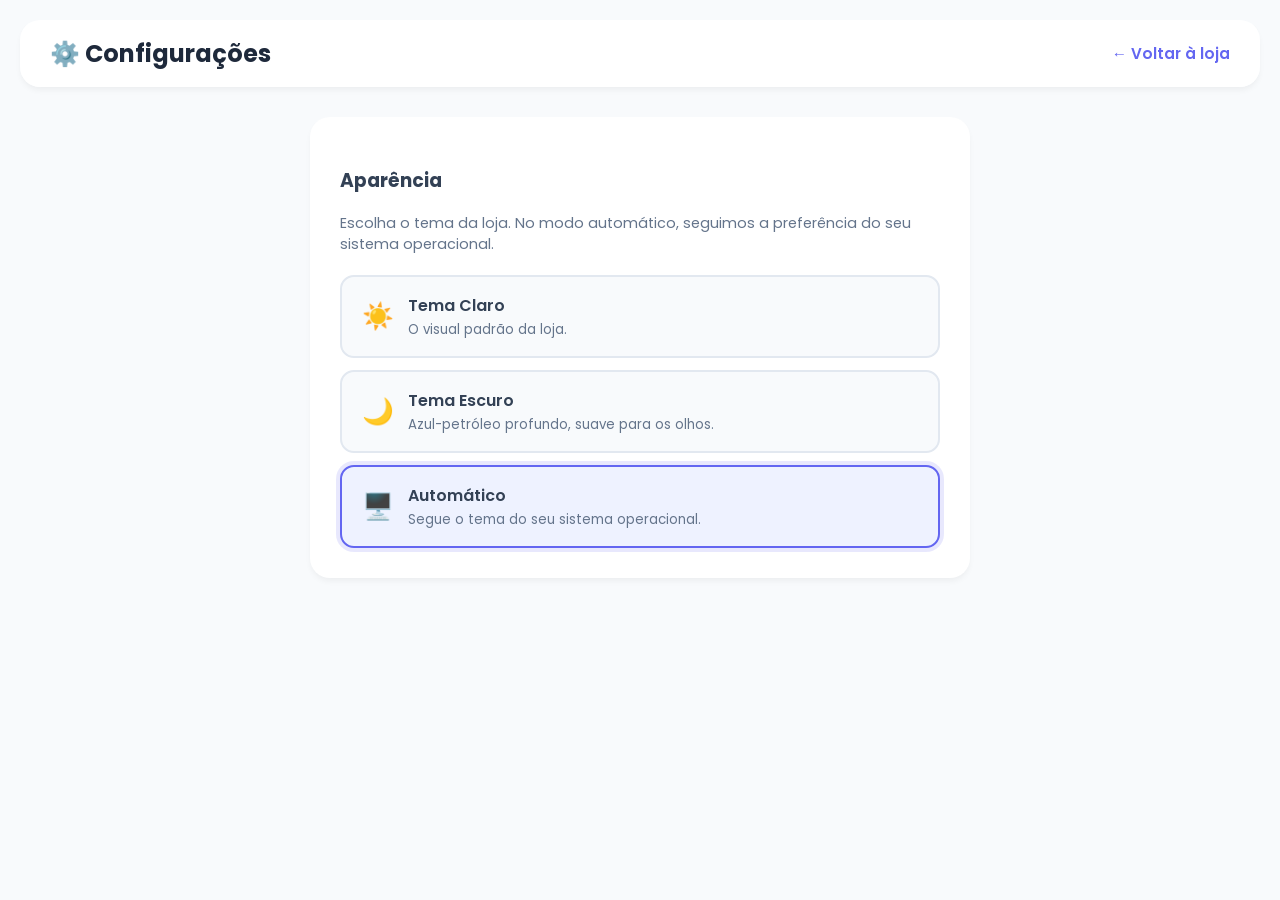
<file: frontend/configuracoes.html>
<!doctype html>
<html lang="pt-BR">
  <head>
    <meta charset="UTF-8" />
    <meta name="viewport" content="width=device-width, initial-scale=1.0" />
    <title>Configurações - MiniPassos</title>
    <script>
      (function () {
        var tema = localStorage.getItem("tema");
        if (tema !== "claro" && tema !== "escuro") {
          tema = window.matchMedia("(prefers-color-scheme: dark)").matches
            ? "escuro"
            : "claro";
        }
        document.documentElement.setAttribute("data-theme", tema);
      })();
    </script>
    <link
      href="https://fonts.googleapis.com/css2?family=Poppins:wght@300;400;500;600;700&display=swap"
      rel="stylesheet"
    />
    <link rel="stylesheet" href="./src/css/style.css" />
  </head>
  <body>
    <div class="header-loja">
      <h2>⚙️ Configurações</h2>
      <a class="link-voltar" href="index.html">← Voltar à loja</a>
    </div>

    <div class="form-container">
      <h3>Aparência</h3>
      <p class="config-descricao">
        Escolha o tema da loja. No modo automático, seguimos a preferência do
        seu sistema operacional.
      </p>

      <div class="config-opcoes" id="opcoes-tema">
        <button type="button" class="config-opcao" data-tema="claro">
          <span class="config-opcao-icone">☀️</span>
          <span>
            Tema Claro
            <small>O visual padrão da loja.</small>
          </span>
        </button>
        <button type="button" class="config-opcao" data-tema="escuro">
          <span class="config-opcao-icone">🌙</span>
          <span>
            Tema Escuro
            <small>Azul-petróleo profundo, suave para os olhos.</small>
          </span>
        </button>
        <button type="button" class="config-opcao" data-tema="auto">
          <span class="config-opcao-icone">🖥️</span>
          <span>
            Automático
            <small>Segue o tema do seu sistema operacional.</small>
          </span>
        </button>
      </div>

      <p class="config-aviso" id="aviso-tema" style="display: none">
        ✅ Preferência salva!
      </p>
    </div>

    <script src="./src/js/theme.js"></script>
  </body>
</html>
</file>
<file: frontend/src/css/style.css>
@import url("https://fonts.googleapis.com/css2?family=Poppins:wght@300;400;500;600;700&display=swap");

/* ── TEMA ── */
:root {
  color-scheme: light;

  /* Fundos e superfícies */
  --cor-fundo: #f8fafc;
  --cor-fundo-alternativo: #f0f0f0;
  --cor-fundo-hero: #f2f0f1;
  --cor-card: #ffffff;
  --cor-card-alternativo: #f8fafc;
  --cor-header: rgba(255, 255, 255, 0.9);
  --cor-modal: #ffffff;
  --cor-toast: #1e293b;

  /* Textos */
  --cor-texto: #334155;
  --cor-texto-medio: #475569;
  --cor-texto-claro: #64748b;
  --cor-texto-clarissimo: #94a3b8;
  --cor-titulo: #1e293b;
  --cor-preco: #ff6b6b;

  /* Bordas */
  --cor-borda: #e2e8f0;
  --cor-borda-fraca: #f1f5f9;
  --cor-borda-media: #cccccc;

  /* Acento (índigo) */
  --cor-acento: #6366f1;
  --cor-acento-hover: #4f46e5;
  --cor-acento-sobre: #ffffff;
  --cor-acento-suave: #eef2ff;

  /* Verde */
  --cor-verde: #10b981;
  --cor-verde-hover: #059669;

  /* Vermelho */
  --cor-vermelho: #ef4444;
  --cor-vermelho-forte: #ef4444;
  --cor-vermelho-forte-hover: #dc2626;
  --cor-vermelho-suave: #fee2e2;
  --cor-vermelho-suave-hover: #fecaca;

  /* Hero */
  --cor-hero-titulo: #000000;
  --cor-hero-texto: #666666;
  --cor-hero-botao-fundo: #000000;
  --cor-hero-botao-texto: #ffffff;
  --cor-hero-botao-hover: #333333;

  /* Etiqueta de estilo sobre a foto */
  --cor-estilo-nome-fundo: rgba(255, 255, 255, 0.9);
  --cor-estilo-nome-texto: #000000;
}

[data-theme="escuro"] {
  color-scheme: dark;

  /* Fundos e superfícies */
  --cor-fundo: #0f172a;
  --cor-fundo-alternativo: #1e293b;
  --cor-fundo-hero: #1e293b;
  --cor-card: #1e293b;
  --cor-card-alternativo: #0f172a;
  --cor-header: rgba(15, 23, 42, 0.9);
  --cor-modal: #1e293b;
  --cor-toast: #334155;

  /* Textos */
  --cor-texto: #cbd5e1;
  --cor-texto-medio: #cbd5e1;
  --cor-texto-claro: #94a3b8;
  --cor-texto-clarissimo: #64748b;
  --cor-titulo: #f1f5f9;
  --cor-preco: #ff8787;

  /* Bordas */
  --cor-borda: #334155;
  --cor-borda-fraca: #243046;
  --cor-borda-media: #334155;

  /* Acento (índigo) */
  --cor-acento: #818cf8;
  --cor-acento-hover: #6366f1;
  --cor-acento-sobre: #0f172a;
  --cor-acento-suave: rgba(99, 102, 241, 0.2);

  /* Verde */
  --cor-verde: #10b981;
  --cor-verde-hover: #059669;

  /* Vermelho */
  --cor-vermelho: #f87171;
  --cor-vermelho-forte: #ef4444;
  --cor-vermelho-forte-hover: #ef4444;
  --cor-vermelho-suave: rgba(239, 68, 68, 0.18);
  --cor-vermelho-suave-hover: rgba(239, 68, 68, 0.3);

  /* Hero */
  --cor-hero-titulo: #f8fafc;
  --cor-hero-texto: #94a3b8;
  --cor-hero-botao-fundo: #f8fafc;
  --cor-hero-botao-texto: #0f172a;
  --cor-hero-botao-hover: #cbd5e1;

  /* Etiqueta de estilo sobre a foto */
  --cor-estilo-nome-fundo: rgba(15, 23, 42, 0.85);
  --cor-estilo-nome-texto: #f8fafc;
}

body {
  font-family: "Poppins", sans-serif;
  background-color: var(--cor-fundo);
  color: var(--cor-texto);
  padding: 20px;
  margin: 0;
}

h1 {
  color: var(--cor-titulo);
  text-align: center;
  font-size: 2.8rem;
  font-weight: 700;
  letter-spacing: -1px;
  margin-bottom: 40px;
}

#vitrine-produtos {
  display: grid;
  grid-template-columns: repeat(auto-fit, minmax(300px, 1fr));
  gap: 30px;
  max-width: 1200px;
  margin: 0 auto;
}

.card-produto {
  background: var(--cor-card);
  padding: 25px;
  border-radius: 24px;
  box-shadow:
    0 4px 6px -1px rgba(0, 0, 0, 0.05),
    0 2px 4px -1px rgba(0, 0, 0, 0.03);
  transition: all 0.4s cubic-bezier(0.4, 0, 0.2, 1);
  max-width: 350px;
  margin: 0 auto;
  border: 1px solid transparent;
}

.card-produto:hover {
  transform: translateY(-10px);
  box-shadow:
    0 20px 25px -5px rgba(0, 0, 0, 0.1),
    0 10px 10px -5px rgba(0, 0, 0, 0.04);
  border-color: var(--cor-borda);
}

.card-produto h3 {
  color: var(--cor-titulo);
  margin-top: 5px;
  font-size: 1.3rem;
  font-weight: 600;
}

.badge-idade {
  background-color: var(--cor-acento-suave);
  color: var(--cor-acento-hover);
  padding: 6px 14px;
  border-radius: 20px;
  font-size: 0.8rem;
  font-weight: 600;
  text-transform: uppercase;
  letter-spacing: 0.5px;
  display: inline-block;
  margin-bottom: 15px;
}

.btn-comprar {
  background-color: var(--cor-verde);
  color: white;
  border: none;
  padding: 14px;
  width: 100%;
  margin-top: 15px;
  border-radius: 9999px;
  font-size: 16px;
  font-weight: 600;
  cursor: pointer;
  transition: all 0.3s ease;
  box-shadow: 0 4px 14px rgba(16, 185, 129, 0.3);
}

.btn-comprar:hover {
  background-color: var(--cor-verde-hover);
  transform: translateY(-2px);
  box-shadow: 0 6px 20px rgba(16, 185, 129, 0.4);
}

.btn-comprar:active {
  transform: scale(0.97);
}

.header-loja {
  display: flex;
  justify-content: space-between;
  align-items: center;
  background-color: var(--cor-header);
  -webkit-backdrop-filter: blur(10px);
  backdrop-filter: blur(10px);
  padding: 16px 30px;
  box-shadow: 0 4px 6px -1px rgba(0, 0, 0, 0.05);
  margin-bottom: 30px;
  border-radius: 20px;
  position: sticky;
  top: 10px;
  z-index: 100;
  gap: 20px;
  transition: padding 0.3s ease;
}

.header-loja h2 {
  margin: 0;
  color: var(--cor-titulo);
  font-weight: 700;
  white-space: nowrap;
}

.header-busca-central {
  flex: 1;
  max-width: 480px;
  min-width: 0;
  overflow: hidden;
  transition: max-width 0.35s ease, opacity 0.25s ease, margin 0.35s ease;
}

.header-busca-central input {
  width: 100%;
  padding: 12px 22px;
  font-size: 15px;
  font-family: "Poppins", sans-serif;
  border: 2px solid var(--cor-borda);
  border-radius: 9999px;
  outline: none;
  transition: all 0.3s ease;
  color: var(--cor-texto);
  background-color: var(--cor-fundo);
  box-sizing: border-box;
}

.header-busca-central input:focus {
  border-color: var(--cor-acento);
  background-color: var(--cor-card);
  box-shadow:
    0 0 0 4px rgba(99, 102, 241, 0.14),
    0 4px 14px rgba(99, 102, 241, 0.12);
}

/* ── HEADER COMPACTO AO ROLAR ──
   Ao descer a página, a barra de busca recolhe suavemente
   e sobra só o logotipo + ícones (para não sobrepor o conteúdo). */
.header-loja.compacta {
  padding: 8px 24px;
}

.header-loja.compacta .header-busca-central {
  flex: 0 0 0;
  max-width: 0;
  opacity: 0;
  margin: 0 -10px; /* cancela um dos espaçamentos de 20px do flex */
}

.container-pesquisa-mobile {
  display: none;
}

.carrinho-icone {
  font-size: 26px;
  position: relative;
  cursor: pointer;
  transition: transform 0.2s ease;
  white-space: nowrap;
}

.carrinho-icone:hover {
  transform: scale(1.1);
}

#contador-carrinho {
  background-color: var(--cor-vermelho-forte);
  color: white;
  font-size: 12px;
  font-weight: 800;
  padding: 4px 8px;
  border-radius: 50%;
  position: absolute;
  top: -8px;
  right: -12px;
  box-shadow: 0 2px 5px rgba(239, 68, 68, 0.4);
}

.container-pesquisa {
  display: none;
}

#campo-pesquisa {
  width: 100%;
  max-width: 500px;
  padding: 16px 25px;
  font-size: 16px;
  font-family: "Poppins", sans-serif;
  border: 2px solid var(--cor-borda);
  border-radius: 9999px;
  outline: none;
  transition: all 0.3s ease;
  color: var(--cor-texto);
  background-color: var(--cor-card);
}

#campo-pesquisa:focus {
  border-color: var(--cor-acento);
  box-shadow: 0 0 0 4px rgba(99, 102, 241, 0.1);
}

.modal-escondido {
  display: none;
}

.modal-visivel {
  display: flex;
  position: fixed;
  z-index: 1000;
  left: 0;
  top: 0;
  width: 100%;
  height: 100%;
  background-color: rgba(15, 23, 42, 0.6);
  -webkit-backdrop-filter: blur(4px);
  backdrop-filter: blur(4px);
  justify-content: center;
  align-items: center;
}

.modal-conteudo {
  background-color: var(--cor-modal);
  padding: 40px;
  border-radius: 24px;
  width: 90%;
  max-width: 450px;
  position: relative;
  box-shadow: 0 25px 50px -12px rgba(0, 0, 0, 0.25);
  animation: modalAparecer 0.3s ease-out;
}

@keyframes modalAparecer {
  from {
    opacity: 0;
    transform: translateY(20px) scale(0.95);
  }
  to {
    opacity: 1;
    transform: translateY(0) scale(1);
  }
}

.fechar-modal {
  position: absolute;
  top: 20px;
  right: 25px;
  font-size: 32px;
  cursor: pointer;
  color: var(--cor-texto-clarissimo);
  line-height: 1;
}

.fechar-modal:hover {
  color: var(--cor-vermelho);
}

.item-carrinho {
  display: flex;
  justify-content: space-between;
  align-items: center;
  padding: 15px 0;
  border-bottom: 1px solid var(--cor-borda-fraca);
  color: var(--cor-texto-medio);
  font-weight: 500;
}

.btn-remover {
  background-color: var(--cor-vermelho-suave);
  color: var(--cor-vermelho);
  border: none;
  padding: 8px 14px;
  border-radius: 8px;
  cursor: pointer;
  font-size: 13px;
  font-weight: 600;
  transition: background 0.2s;
}

.btn-remover:hover {
  background-color: var(--cor-vermelho-suave-hover);
}

.btn-finalizar {
  background-color: var(--cor-verde);
  color: white;
  border: none;
  padding: 16px;
  width: 100%;
  margin-top: 25px;
  border-radius: 12px;
  font-size: 16px;
  font-weight: 700;
  cursor: pointer;
  box-shadow: 0 4px 14px rgba(16, 185, 129, 0.3);
  transition: all 0.2s ease;
}

.btn-finalizar:hover {
  background-color: var(--cor-verde-hover);
  transform: translateY(-2px);
}
#toast {
  position: fixed;
  bottom: 30px;
  right: 30px;
  background-color: var(--cor-toast);
  color: white;
  padding: 16px 24px;
  border-radius: 12px;
  font-weight: 500;
  box-shadow: 0 10px 15px -3px rgba(0, 0, 0, 0.1);
  z-index: 9999;
  transition:
    transform 0.4s cubic-bezier(0.68, -0.55, 0.265, 1.55),
    opacity 0.4s ease;
}

.toast-escondido {
  opacity: 0;
  transform: translateY(150%);
  pointer-events: none;
}
.toast-visivel {
  opacity: 1;
  transform: translateY(0);
}
.descricao-produto {
  display: -webkit-box;
  -webkit-line-clamp: 3;
  line-clamp: 3;
  -webkit-box-orient: vertical;
  overflow: hidden;
  margin-bottom: 5px;
  color: var(--cor-texto-claro);
  font-size: 0.95rem;
  line-height: 1.5;
}

.descricao-produto.expandida {
  -webkit-line-clamp: unset;
  line-clamp: unset;
}

.btn-ver-mais {
  color: var(--cor-acento);
  cursor: pointer;
  font-size: 14px;
  font-weight: 600;
  display: inline-block;
  margin-bottom: 15px;
}

.btn-ver-mais:hover {
  text-decoration: underline;
}
.form-container,
.container-estoque {
  background: var(--cor-card);
  padding: 30px;
  border-radius: 20px;
  box-shadow: 0 4px 6px -1px rgba(0, 0, 0, 0.05);
  max-width: 600px;
  margin: 0 auto 40px;
}

.input-form,
.campo-descricao {
  width: 100%;
  padding: 14px;
  margin-bottom: 20px;
  border: 1px solid var(--cor-borda);
  border-radius: 10px;
  font-family: "Poppins", sans-serif;
  box-sizing: border-box;
}

.input-form:focus,
.campo-descricao:focus {
  border-color: var(--cor-acento);
  outline: none;
}

.btn-salvar {
  background: var(--cor-acento);
  color: var(--cor-acento-sobre);
  border: none;
  padding: 16px;
  width: 100%;
  cursor: pointer;
  border-radius: 10px;
  font-weight: 700;
  font-size: 16px;
  transition: all 0.3s ease;
}

.btn-salvar:hover {
  background: var(--cor-acento-hover);
}

.btn-cancelar {
  background: var(--cor-borda-fraca);
  color: var(--cor-texto-claro);
  border: none;
  padding: 16px;
  width: 100%;
  cursor: pointer;
  border-radius: 10px;
  font-weight: 600;
  font-size: 15px;
  margin-bottom: 10px;
  transition: all 0.3s ease;
}

.btn-cancelar:hover {
  background: var(--cor-borda);
}

.admin-item-produto {
  display: flex;
  justify-content: space-between;
  align-items: center;
  background: var(--cor-fundo);
  padding: 15px 20px;
  margin-bottom: 15px;
  border-radius: 12px;
  border-left: 5px solid var(--cor-acento);
}

.admin-item-info {
  display: flex;
  align-items: center;
  gap: 15px;
}

.admin-item-info img {
  width: 65px;
  height: 65px;
  object-fit: cover;
  border-radius: 10px;
}

.admin-acoes {
  display: flex;
  gap: 8px;
}

.btn-editar-admin {
  background: var(--cor-acento);
  color: var(--cor-acento-sobre);
  border: none;
  padding: 10px 16px;
  border-radius: 8px;
  cursor: pointer;
  font-weight: 600;
  transition: background 0.3s;
}

.btn-editar-admin:hover {
  background: var(--cor-acento-hover);
}

.btn-excluir-admin {
  background: var(--cor-vermelho-forte);
  color: white;
  border: none;
  padding: 10px 16px;
  border-radius: 8px;
  cursor: pointer;
  font-weight: 600;
  transition: background 0.3s;
}

.btn-excluir-admin:hover {
  background: var(--cor-vermelho-forte-hover);
}

/* ── TAMANHOS ── */
.container-tamanhos {
  margin-top: 15px;
  margin-bottom: 15px;
}

.titulo-tamanho {
  font-size: 13px;
  font-weight: 600;
  color: var(--cor-texto-claro);
  margin-bottom: 8px;
  display: block;
}

.grupo-botoes-tamanho {
  display: flex;
  gap: 8px;
  flex-wrap: wrap;
}

.btn-tamanho {
  background-color: var(--cor-card-alternativo);
  border: 2px solid var(--cor-borda);
  border-radius: 8px;
  padding: 6px 12px;
  font-family: "Poppins", sans-serif;
  font-weight: 600;
  color: var(--cor-texto-medio);
  cursor: pointer;
  transition: all 0.2s ease;
}

.btn-tamanho:hover {
  border-color: var(--cor-texto-clarissimo);
}

.btn-tamanho.selecionado {
  background-color: var(--cor-acento);
  color: var(--cor-acento-sobre);
  border-color: var(--cor-acento);
  box-shadow: 0 4px 10px rgba(99, 102, 241, 0.3);
  transform: scale(1.05);
}

/* ── LOADER ── */
.loader-container {
  display: flex;
  flex-direction: column;
  align-items: center;
  justify-content: center;
  padding: 60px 0;
  width: 100%;
  grid-column: 1 / -1;
}

.spinner {
  width: 50px;
  height: 50px;
  border: 5px solid var(--cor-borda);
  border-top-color: var(--cor-acento);
  border-radius: 50%;
  animation: girar 1s linear infinite;
  margin-bottom: 15px;
}

.loader-texto {
  color: var(--cor-texto-claro);
  font-weight: 500;
  font-size: 16px;
  text-align: center;
}

@keyframes girar {
  to {
    transform: rotate(360deg);
  }
}

/* ── HERO ── */
.hero-banner {
  display: flex;
  align-items: center;
  justify-content: space-between;
  background-color: var(--cor-fundo-hero);
  padding: 60px 8%;
  gap: 40px;
}

.hero-conteudo {
  flex: 1;
  max-width: 600px;
}

.hero-titulo {
  font-size: 3.5rem;
  font-weight: 900;
  color: var(--cor-hero-titulo);
  line-height: 1;
  margin-bottom: 20px;
  letter-spacing: -2px;
  text-transform: uppercase;
  text-align: left;
}

.destaque-titulo {
  color: var(--cor-acento);
}

.hero-subtitulo {
  color: var(--cor-hero-texto);
  font-size: 1rem;
  margin-bottom: 30px;
  line-height: 1.5;
}

.hero-btn {
  background-color: var(--cor-hero-botao-fundo);
  color: var(--cor-hero-botao-texto);
  padding: 15px 45px;
  border-radius: 30px;
  font-size: 1.1rem;
  border: none;
  cursor: pointer;
  font-weight: 500;
  margin-bottom: 40px;
  transition: background 0.3s, box-shadow 0.3s, color 0.3s;
}

.hero-btn:hover {
  background-color: var(--cor-hero-botao-hover);
}

.hero-metricas {
  display: flex;
  gap: 30px;
}

.metrica-item {
  display: flex;
  flex-direction: column;
  border-right: 1px solid var(--cor-borda-media);
  padding-right: 30px;
}

.metrica-item:last-child {
  border-right: none;
}

.metrica-item strong {
  font-size: 2rem;
  font-weight: 800;
  color: var(--cor-hero-titulo);
}
.metrica-item span {
  color: var(--cor-hero-texto);
  font-size: 0.85rem;
}

.hero-imagem {
  flex: 1;
  display: flex;
  justify-content: center;
}

.hero-imagem img {
  width: 100%;
  max-width: 500px;
  border-radius: 20px;
  object-fit: cover;
}
.faixa-marcas {
  background-color: #000;
  padding: 35px 5%;
  display: flex;
  justify-content: space-between;
  align-items: center;
  flex-wrap: wrap;
  gap: 20px;
  margin-bottom: 50px;
}

.faixa-marcas span {
  color: #fff;
  font-size: 1.8rem;
  font-weight: bold;
  font-family: "Times New Roman", serif;
  opacity: 0.9;
  letter-spacing: 2px;
}
.estilo-container {
  background-color: var(--cor-fundo-alternativo);
  border-radius: 40px;
  padding: 60px 5%;
  max-width: 1200px;
  margin: 0 auto 60px auto;
}

.estilo-titulo {
  text-align: center;
  font-size: 3rem;
  font-weight: 900;
  color: var(--cor-hero-titulo);
  text-transform: uppercase;
  margin-bottom: 50px;
  letter-spacing: -1.5px;
}

.estilo-grid {
  display: grid;
  grid-template-columns: repeat(3, 1fr);
  grid-auto-rows: 320px;
  gap: 20px;
}

.estilo-card {
  position: relative;
  border-radius: 20px;
  overflow: hidden;
  background-color: var(--cor-card);
  cursor: pointer;
  width: 100%;
  height: 100%;
  margin: 0;
}

.estilo-card.pequeno {
  grid-column: span 1;
}
.estilo-card.grande {
  grid-column: span 2;
}

.estilo-nome {
  position: absolute;
  top: 20px;
  left: 20px;
  font-size: 1.4rem;
  font-weight: 700;
  color: var(--cor-estilo-nome-texto);
  z-index: 2;
  background: var(--cor-estilo-nome-fundo);
  padding: 8px 20px;
  border-radius: 8px;
  -webkit-backdrop-filter: blur(5px);
  backdrop-filter: blur(5px);
  box-shadow: 0 4px 10px rgba(0, 0, 0, 0.05);
}

.estilo-card img {
  width: 100%;
  height: 100%;
  object-fit: cover;
  position: absolute;
  top: 0;
  left: 0;
  transition: transform 0.5s ease;
}

.estilo-card:hover img {
  transform: scale(1.08);
}
@media (max-width: 900px) {
  .hero-banner {
    flex-direction: column;
    padding: 40px 5%;
    text-align: center;
  }
  .hero-titulo {
    font-size: 2.5rem;
    text-align: center;
  }
  .hero-metricas {
    justify-content: center;
    flex-wrap: wrap;
  }
  .header-busca-central {
    display: none;
  }
  .container-pesquisa-mobile {
    display: block;
    padding: 0 10px 20px;
  }
  .container-pesquisa-mobile input {
    width: 100%;
    padding: 14px 22px;
    font-size: 15px;
    font-family: "Poppins", sans-serif;
    border: 2px solid var(--cor-borda);
    border-radius: 9999px;
    outline: none;
    transition: all 0.3s ease;
    color: var(--cor-texto);
    background-color: var(--cor-card);
    box-sizing: border-box;
  }
  .container-pesquisa-mobile input:focus {
    border-color: var(--cor-acento);
    box-shadow: 0 0 0 4px rgba(99, 102, 241, 0.1);
  }
}

@media (max-width: 600px) {
  body {
    padding: 10px;
  }

  .header-loja {
    padding: 12px 16px;
    margin-bottom: 12px;
    border-radius: 14px;
    top: 8px;
  }

  .faixa-marcas {
    display: none;
  }
  .estilo-container {
    display: none;
  }

  .container-pesquisa-mobile {
    padding: 0 0 18px;
  }

  .hero-banner {
    padding: 28px 5%;
    border-radius: 0;
  }
  .hero-titulo {
    font-size: 1.85rem;
    letter-spacing: -1px;
    margin-bottom: 12px;
  }
  .hero-subtitulo {
    font-size: 0.88rem;
  }
  .hero-btn {
    padding: 12px 32px;
    font-size: 0.95rem;
    margin-bottom: 25px;
  }
  .hero-metricas {
    gap: 12px;
  }
  .metrica-item {
    padding-right: 12px;
  }
  .metrica-item strong {
    font-size: 1.3rem;
  }
  .metrica-item span {
    font-size: 0.72rem;
  }

  #vitrine-produtos {
    grid-template-columns: 1fr;
    gap: 20px;
  }

  .card-produto {
    max-width: 100%;
  }
}

#btn-ver-todos {
  display: block;
  margin: 0 auto 30px;
  background: transparent;
  border: 2px solid var(--cor-acento);
  color: var(--cor-acento);
  padding: 12px 30px;
  border-radius: 9999px;
  font-family: "Poppins", sans-serif;
  font-size: 15px;
  font-weight: 600;
  cursor: pointer;
  transition: all 0.2s ease;
}

#btn-ver-todos:hover {
  background: var(--cor-acento);
  color: var(--cor-acento-sobre);
}

.badge-estilo {
  display: inline-block;
  margin-top: 4px;
  background: var(--cor-acento-suave);
  color: var(--cor-acento);
  font-size: 0.75rem;
  font-weight: 600;
  padding: 3px 10px;
  border-radius: 20px;
  text-transform: capitalize;
}

/* ── TRANSIÇÃO SUAVE DE TEMA ── */
body,
.header-loja,
.modal-conteudo,
.form-container,
.container-estoque,
.estilo-container,
.estilo-card,
.hero-banner,
.admin-item-produto {
  transition: background-color 0.3s ease, color 0.3s ease,
    border-color 0.3s ease;
}

/* ── CLASSES UTILITÁRIAS (usadas no app.js) ── */
.mensagem-vazia {
  text-align: center;
  width: 100%;
  color: var(--cor-texto-claro);
  font-size: 18px;
  margin-top: 50px;
}

.preco-produto {
  color: var(--cor-preco);
  margin-top: 5px;
}

.carrinho-total {
  text-align: right;
  margin-top: 20px;
  font-size: 18px;
  color: var(--cor-texto);
  border-top: 2px dashed var(--cor-borda);
  padding-top: 15px;
}

.carrinho-total-valor {
  color: var(--cor-verde);
}

.loader-subtexto {
  font-size: 12px;
  color: var(--cor-texto-clarissimo);
}

/* ── PÁGINA DE CONFIGURAÇÕES ── */
.config-icone {
  font-size: 24px;
  text-decoration: none;
  cursor: pointer;
  transition: transform 0.3s ease;
  display: inline-block;
}

.config-icone:hover {
  transform: rotate(45deg) scale(1.1);
}

.link-voltar {
  color: var(--cor-acento);
  text-decoration: none;
  font-weight: 600;
  font-size: 0.95rem;
  white-space: nowrap;
}

.link-voltar:hover {
  text-decoration: underline;
}

.link-config-admin {
  display: block;
  text-align: center;
  color: var(--cor-acento);
  text-decoration: none;
  font-weight: 600;
  font-size: 0.95rem;
  margin: -25px auto 40px;
}

.link-config-admin:hover {
  text-decoration: underline;
}

.config-descricao {
  color: var(--cor-texto-claro);
  font-size: 0.9rem;
  margin-bottom: 20px;
}

.config-opcoes {
  display: flex;
  flex-direction: column;
  gap: 12px;
}

.config-opcao {
  display: flex;
  align-items: center;
  gap: 14px;
  background: var(--cor-card-alternativo);
  border: 2px solid var(--cor-borda);
  border-radius: 14px;
  padding: 16px 20px;
  cursor: pointer;
  font-family: "Poppins", sans-serif;
  color: var(--cor-texto);
  font-size: 1rem;
  font-weight: 600;
  text-align: left;
  transition: all 0.2s ease;
}

.config-opcao:hover {
  border-color: var(--cor-acento);
}

.config-opcao.ativa {
  border-color: var(--cor-acento);
  background: var(--cor-acento-suave);
  box-shadow: 0 0 0 4px rgba(99, 102, 241, 0.15);
}

.config-opcao-icone {
  font-size: 1.6rem;
}

.config-opcao small {
  display: block;
  color: var(--cor-texto-claro);
  font-weight: 400;
  font-size: 0.83rem;
  margin-top: 2px;
}

.config-aviso {
  color: var(--cor-verde);
  font-size: 0.9rem;
  font-weight: 600;
  margin-top: 20px;
  margin-bottom: 0;
}

/* ── HERO NO TEMA ESCURO ──
   Fundo em degradê azul profundo com brilho indigo, foto em
   destaque com moldura luminosa, decoracoes flutuantes e
   botao indigo com brilho. O tema claro nao e afetado. */
[data-theme="escuro"] .hero-banner {
  position: relative;
  background: linear-gradient(135deg, #1e293b 0%, #0f172a 55%, #1a2540 100%);
  overflow: hidden;
}

[data-theme="escuro"] .hero-banner::before {
  content: "";
  position: absolute;
  inset: 0;
  background:
    radial-gradient(circle at 78% 50%, rgba(99, 102, 241, 0.32) 0%, transparent 45%),
    radial-gradient(circle at 10% 90%, rgba(56, 189, 248, 0.12) 0%, transparent 40%);
  pointer-events: none;
}

[data-theme="escuro"] .hero-banner::after {
  content: "👟";
  position: absolute;
  top: 7%;
  right: 4%;
  font-size: 2.4rem;
  animation: flutuar 3.5s ease-in-out infinite;
  pointer-events: none;
}

[data-theme="escuro"] .hero-imagem {
  position: relative;
}

[data-theme="escuro"] .hero-imagem::after {
  content: "✨";
  position: absolute;
  top: -10px;
  left: 4%;
  font-size: 1.9rem;
  animation: flutuar 4s ease-in-out infinite 0.6s;
  pointer-events: none;
}

[data-theme="escuro"] .hero-imagem img {
  border-radius: 28px;
  border: 2px solid rgba(129, 140, 248, 0.28);
  box-shadow:
    0 30px 80px rgba(0, 0, 0, 0.55),
    0 0 45px rgba(99, 102, 241, 0.18);
  animation: balancar 5.5s ease-in-out infinite;
}

[data-theme="escuro"] .hero-btn {
  background-color: var(--cor-acento);
  color: #0f172a;
  box-shadow: 0 10px 30px rgba(99, 102, 241, 0.45);
}

[data-theme="escuro"] .hero-btn:hover {
  background-color: #a5b4fc;
  box-shadow: 0 14px 38px rgba(129, 140, 248, 0.6);
}

[data-theme="escuro"] .metrica-item strong {
  color: var(--cor-acento);
}

@keyframes flutuar {
  0%,
  100% {
    transform: translateY(0) rotate(-8deg);
  }
  50% {
    transform: translateY(-12px) rotate(8deg);
  }
}

@keyframes balancar {
  0%,
  100% {
    transform: rotate(-1.2deg);
  }
  50% {
    transform: rotate(1.2deg);
  }
}
</file>
